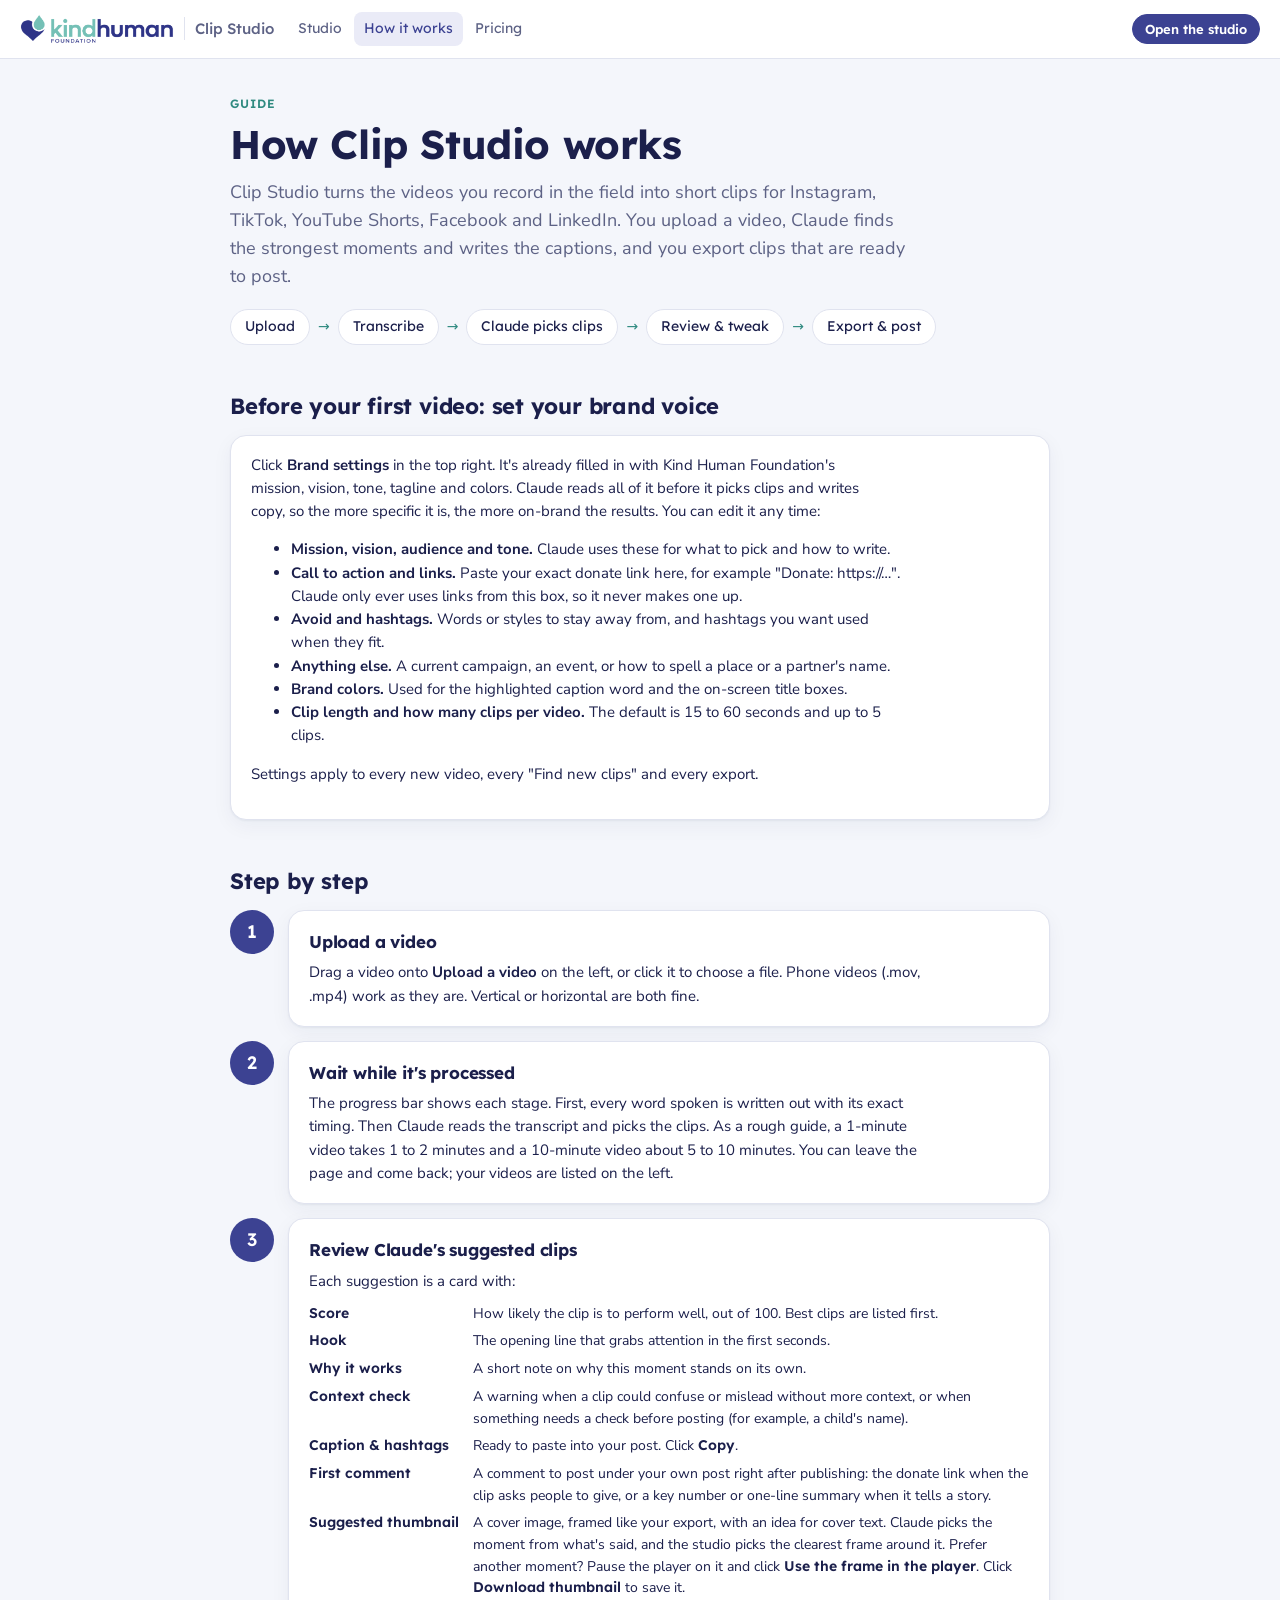
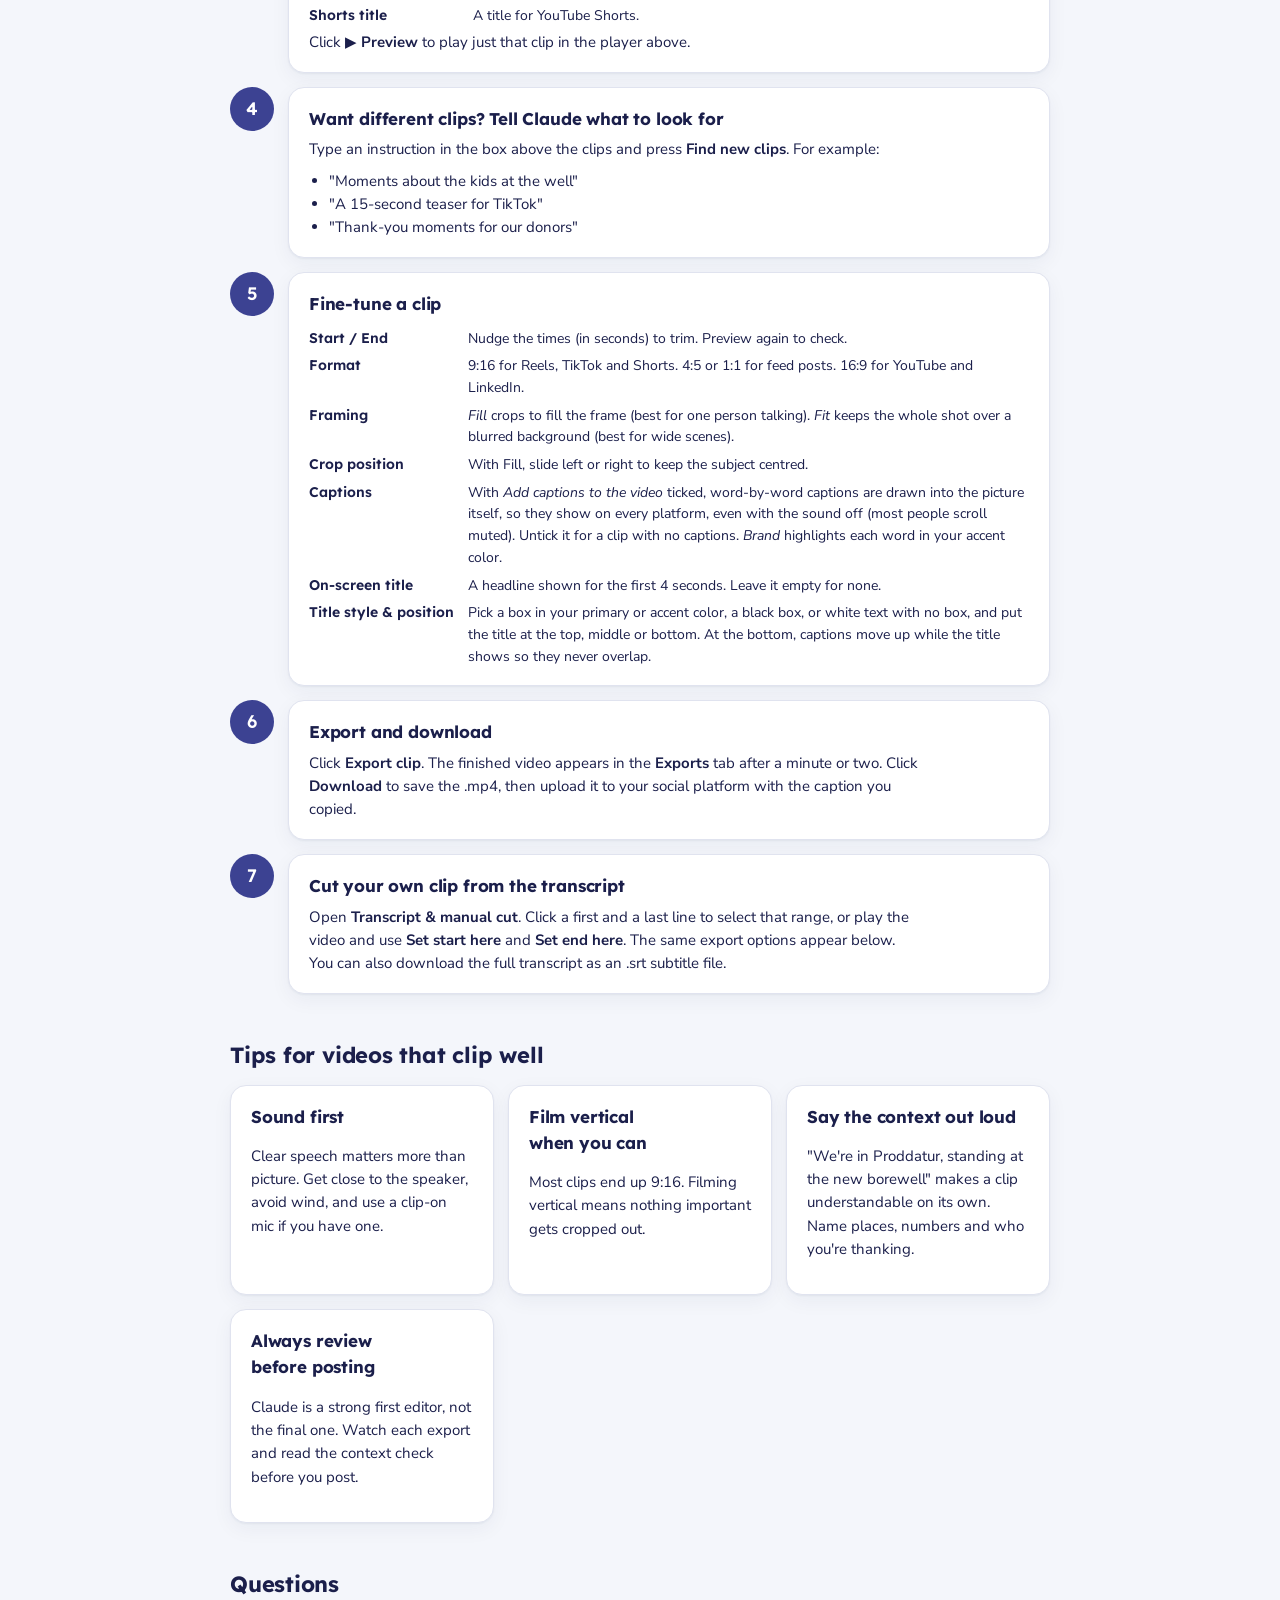
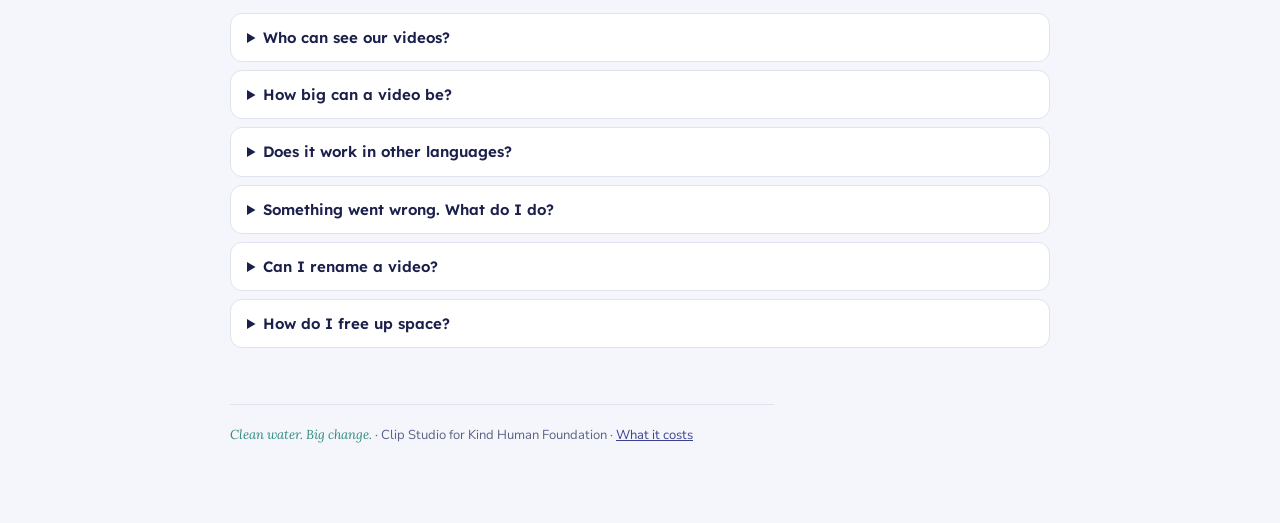
<file: static/guide.html>
<!doctype html>
<html lang="en">
<head>
<meta charset="utf-8">
<meta name="viewport" content="width=device-width, initial-scale=1, viewport-fit=cover">
<title>How Clip Studio Works · Kind Human Foundation</title>
<link rel="preconnect" href="https://fonts.googleapis.com">
<link href="https://fonts.googleapis.com/css2?family=Lexend:wght@400;500;600;700&family=Nunito+Sans:wght@400;600;700&family=Lora:ital@1&display=swap" rel="stylesheet">
<link rel="stylesheet" href="brand.css">
<link rel="icon" href="logo.png">
<style>
.steps{counter-reset:s;display:grid;gap:14px;margin-top:8px}
.step{display:grid;grid-template-columns:44px minmax(0,1fr);gap:14px;align-items:start}
.step .n{width:44px;height:44px;border-radius:50%;background:var(--accent);color:var(--accent-ink);display:grid;place-items:center;font-family:var(--display);font-weight:600;font-size:18px}
.step .card{min-width:0}
.step p{margin:4px 0 0}
.step ul{margin:8px 0 0;padding-left:20px}
.kv{display:grid;grid-template-columns:max-content minmax(0,1fr);gap:6px 14px;font-size:14px;margin-top:10px}
.kv b{font-family:var(--display);font-weight:600}
.flow{display:flex;gap:8px;flex-wrap:wrap;align-items:center;margin:18px 0 0;font-family:var(--display);font-size:14px}
.flow span{background:var(--panel);border:1px solid var(--line);border-radius:99px;padding:6px 14px}
.flow i{color:var(--teal-deep);font-style:normal}
details{background:var(--panel);border:1px solid var(--line);border-radius:12px;padding:12px 16px}
details+details{margin-top:8px}
summary{cursor:pointer;font-family:var(--display);font-weight:600}
details p{margin:8px 0 0}
</style>
</head>
<body>
<header class="topbar">
  <a class="brand" href="./"><img class="logo-light" src="logo.png" alt="Kind Human Foundation"><img class="logo-dark" src="logo-white.png" alt="Kind Human Foundation"><span class="app">Clip Studio</span></a>
  <nav class="nav"><a href="./">Studio</a><a class="on" href="guide.html">How it works</a><a href="pricing.html">Pricing</a></nav>
  <div class="spacer"></div>
  <a class="btn small primary" href="./">Open the studio</a>
</header>

<main class="doc">
  <div class="eyebrow">Guide</div>
  <h1>How Clip Studio works</h1>
  <p class="lede">Clip Studio turns the videos you record in the field into short clips for Instagram, TikTok, YouTube Shorts, Facebook and LinkedIn. You upload a video, Claude finds the strongest moments and writes the captions, and you export clips that are ready to post.</p>
  <div class="flow"><span>Upload</span><i>→</i><span>Transcribe</span><i>→</i><span>Claude picks clips</span><i>→</i><span>Review &amp; tweak</span><i>→</i><span>Export &amp; post</span></div>

  <h2>Before your first video: set your brand voice</h2>
  <div class="card">
    <p style="margin-top:0">Click <b>Brand settings</b> in the top right. It's already filled in with Kind Human Foundation's mission, vision, tone, tagline and colors. Claude reads all of it before it picks clips and writes copy, so the more specific it is, the more on-brand the results. You can edit it any time:</p>
    <ul>
      <li><b>Mission, vision, audience and tone.</b> Claude uses these for what to pick and how to write.</li>
      <li><b>Call to action and links.</b> Paste your exact donate link here, for example "Donate: https://…". Claude only ever uses links from this box, so it never makes one up.</li>
      <li><b>Avoid and hashtags.</b> Words or styles to stay away from, and hashtags you want used when they fit.</li>
      <li><b>Anything else.</b> A current campaign, an event, or how to spell a place or a partner's name.</li>
      <li><b>Brand colors.</b> Used for the highlighted caption word and the on-screen title boxes.</li>
      <li><b>Clip length and how many clips per video.</b> The default is 15 to 60 seconds and up to 5 clips.</li>
    </ul>
    <p>Settings apply to every new video, every "Find new clips" and every export.</p>
  </div>

  <h2>Step by step</h2>
  <div class="steps">
    <div class="step"><div class="n">1</div><div class="card">
      <h3>Upload a video</h3>
      <p>Drag a video onto <b>Upload a video</b> on the left, or click it to choose a file. Phone videos (.mov, .mp4) work as they are. Vertical or horizontal are both fine.</p>
    </div></div>
    <div class="step"><div class="n">2</div><div class="card">
      <h3>Wait while it's processed</h3>
      <p>The progress bar shows each stage. First, every word spoken is written out with its exact timing. Then Claude reads the transcript and picks the clips. As a rough guide, a 1-minute video takes 1 to 2 minutes and a 10-minute video about 5 to 10 minutes. You can leave the page and come back; your videos are listed on the left.</p>
    </div></div>
    <div class="step"><div class="n">3</div><div class="card">
      <h3>Review Claude's suggested clips</h3>
      <p>Each suggestion is a card with:</p>
      <div class="kv">
        <b>Score</b><span>How likely the clip is to perform well, out of 100. Best clips are listed first.</span>
        <b>Hook</b><span>The opening line that grabs attention in the first seconds.</span>
        <b>Why it works</b><span>A short note on why this moment stands on its own.</span>
        <b>Context check</b><span>A warning when a clip could confuse or mislead without more context, or when something needs a check before posting (for example, a child's name).</span>
        <b>Caption &amp; hashtags</b><span>Ready to paste into your post. Click <b>Copy</b>.</span>
        <b>First comment</b><span>A comment to post under your own post right after publishing: the donate link when the clip asks people to give, or a key number or one-line summary when it tells a story.</span>
        <b>Suggested thumbnail</b><span>A cover image, framed like your export, with an idea for cover text. Claude picks the moment from what's said, and the studio picks the clearest frame around it. Prefer another moment? Pause the player on it and click <b>Use the frame in the player</b>. Click <b>Download thumbnail</b> to save it.</span>
        <b>Shorts title</b><span>A title for YouTube Shorts.</span>
      </div>
      <p>Click <b>▶ Preview</b> to play just that clip in the player above.</p>
    </div></div>
    <div class="step"><div class="n">4</div><div class="card">
      <h3>Want different clips? Tell Claude what to look for</h3>
      <p>Type an instruction in the box above the clips and press <b>Find new clips</b>. For example:</p>
      <ul>
        <li>"Moments about the kids at the well"</li>
        <li>"A 15-second teaser for TikTok"</li>
        <li>"Thank-you moments for our donors"</li>
      </ul>
    </div></div>
    <div class="step"><div class="n">5</div><div class="card">
      <h3>Fine-tune a clip</h3>
      <div class="kv">
        <b>Start / End</b><span>Nudge the times (in seconds) to trim. Preview again to check.</span>
        <b>Format</b><span>9:16 for Reels, TikTok and Shorts. 4:5 or 1:1 for feed posts. 16:9 for YouTube and LinkedIn.</span>
        <b>Framing</b><span><i>Fill</i> crops to fill the frame (best for one person talking). <i>Fit</i> keeps the whole shot over a blurred background (best for wide scenes).</span>
        <b>Crop position</b><span>With Fill, slide left or right to keep the subject centred.</span>
        <b>Captions</b><span>With <i>Add captions to the video</i> ticked, word-by-word captions are drawn into the picture itself, so they show on every platform, even with the sound off (most people scroll muted). Untick it for a clip with no captions. <i>Brand</i> highlights each word in your accent color.</span>
        <b>On-screen title</b><span>A headline shown for the first 4 seconds. Leave it empty for none.</span>
        <b>Title style &amp; position</b><span>Pick a box in your primary or accent color, a black box, or white text with no box, and put the title at the top, middle or bottom. At the bottom, captions move up while the title shows so they never overlap.</span>
      </div>
    </div></div>
    <div class="step"><div class="n">6</div><div class="card">
      <h3>Export and download</h3>
      <p>Click <b>Export clip</b>. The finished video appears in the <b>Exports</b> tab after a minute or two. Click <b>Download</b> to save the .mp4, then upload it to your social platform with the caption you copied.</p>
    </div></div>
    <div class="step"><div class="n">7</div><div class="card">
      <h3>Cut your own clip from the transcript</h3>
      <p>Open <b>Transcript &amp; manual cut</b>. Click a first and a last line to select that range, or play the video and use <b>Set start here</b> and <b>Set end here</b>. The same export options appear below. You can also download the full transcript as an .srt subtitle file.</p>
    </div></div>
  </div>

  <h2>Tips for videos that clip well</h2>
  <div class="grid">
    <div class="card"><h3>Sound first</h3><p>Clear speech matters more than picture. Get close to the speaker, avoid wind, and use a clip-on mic if you have one.</p></div>
    <div class="card"><h3>Film vertical when you can</h3><p>Most clips end up 9:16. Filming vertical means nothing important gets cropped out.</p></div>
    <div class="card"><h3>Say the context out loud</h3><p>"We're in Proddatur, standing at the new borewell" makes a clip understandable on its own. Name places, numbers and who you're thanking.</p></div>
    <div class="card"><h3>Always review before posting</h3><p>Claude is a strong first editor, not the final one. Watch each export and read the context check before you post.</p></div>
  </div>

  <h2>Questions</h2>
  <details><summary>Who can see our videos?</summary><p>Videos and exports are stored on the foundation's own server. To pick clips, the transcript text (not the video) is sent to Anthropic's Claude API. The studio doesn't have its own login yet, so only share the link with your team.</p></details>
  <details><summary>How big can a video be?</summary><p>Phone videos up to about 30 minutes work well. Very large 4K files upload slowly; if you can, export or record at 1080p.</p></details>
  <details><summary>Does it work in other languages?</summary><p>Yes. Speech is detected automatically in most major languages, and captions are written in the language spoken.</p></details>
  <details><summary>Something went wrong. What do I do?</summary><p>Open the video and click <b>Try again</b>. If it fails again, send a screenshot of the error to your Clip Studio contact.</p></details>
  <details><summary>Can I rename a video?</summary><p>Yes. Open it and click <b>Rename</b> next to its name. The new name shows in the list on the left.</p></details>
  <details><summary>How do I free up space?</summary><p>Open a video and click <b>Delete video</b>. This removes the original and all its exports from the server.</p></details>

  <p class="foot"><span class="tag">Clean water. Big change.</span> · Clip Studio for Kind Human Foundation · <a href="pricing.html">What it costs</a></p>
</main>
</body>
</html>
</file>
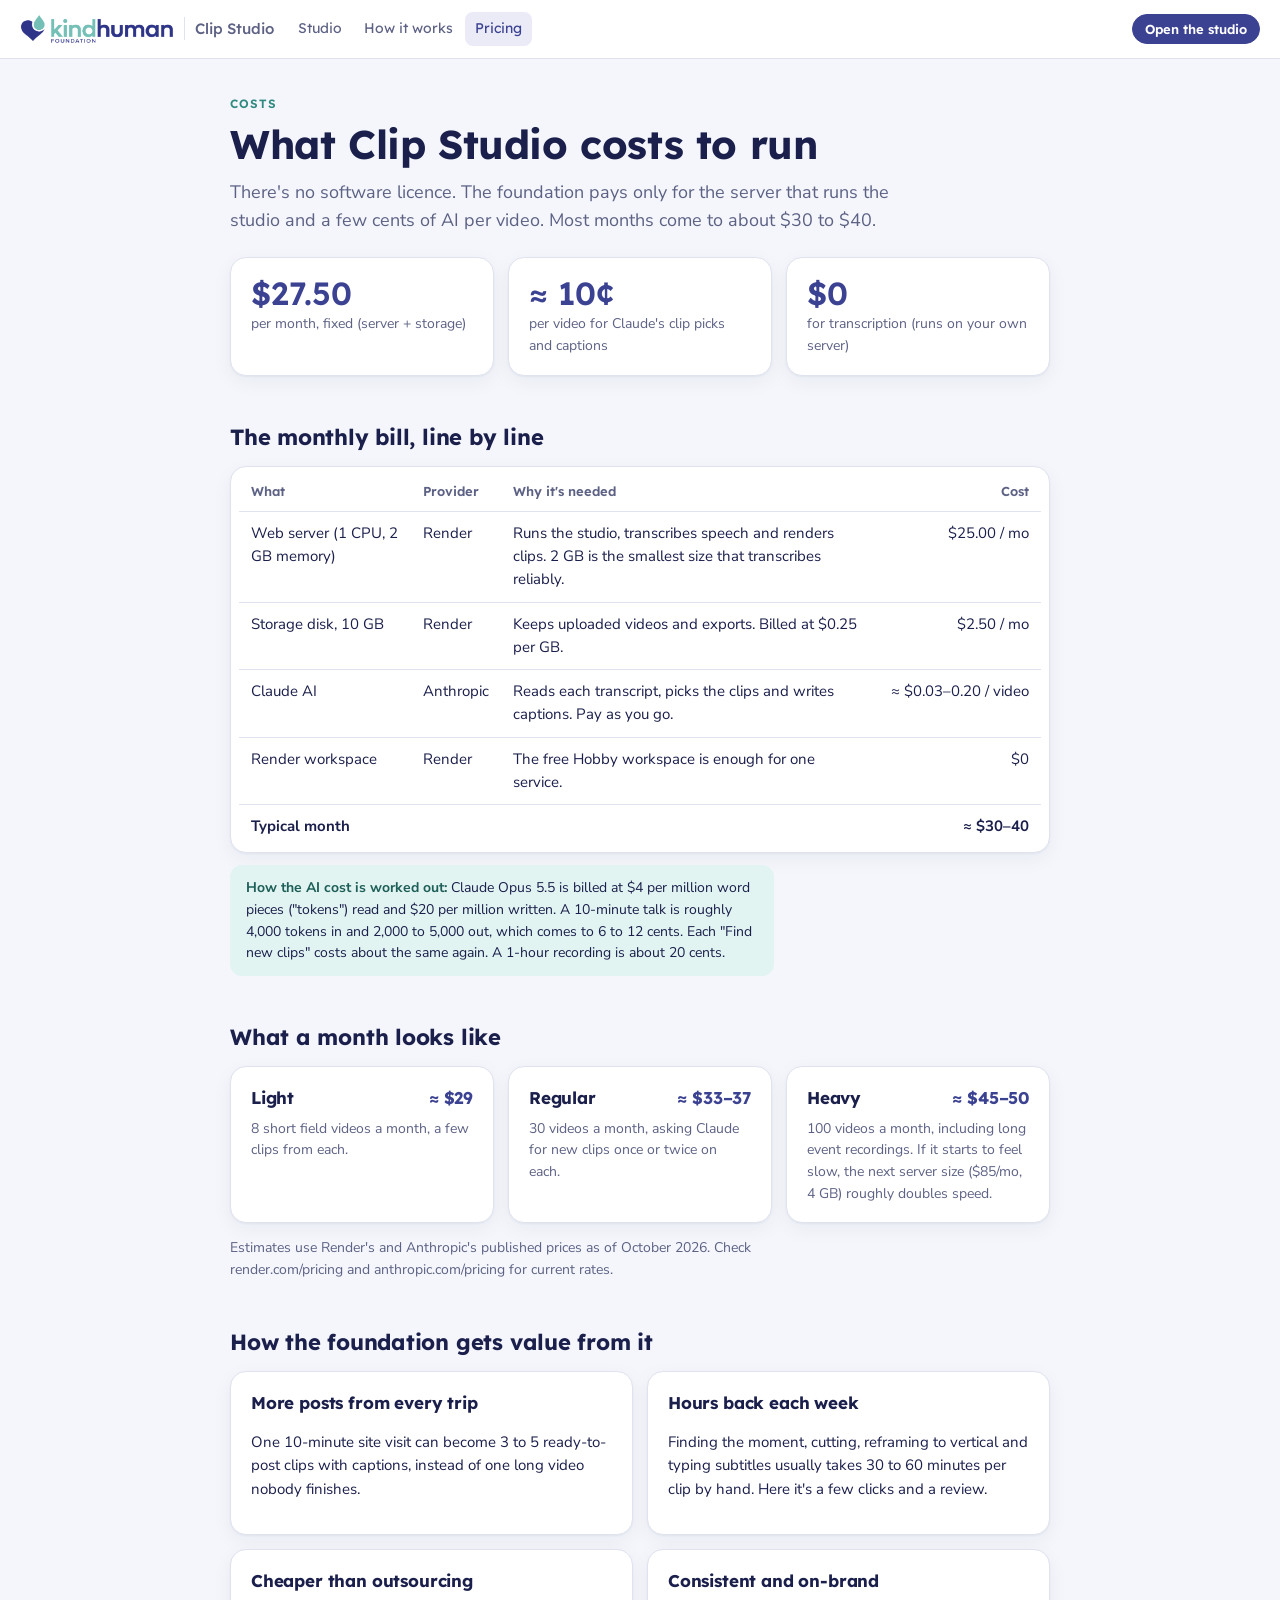
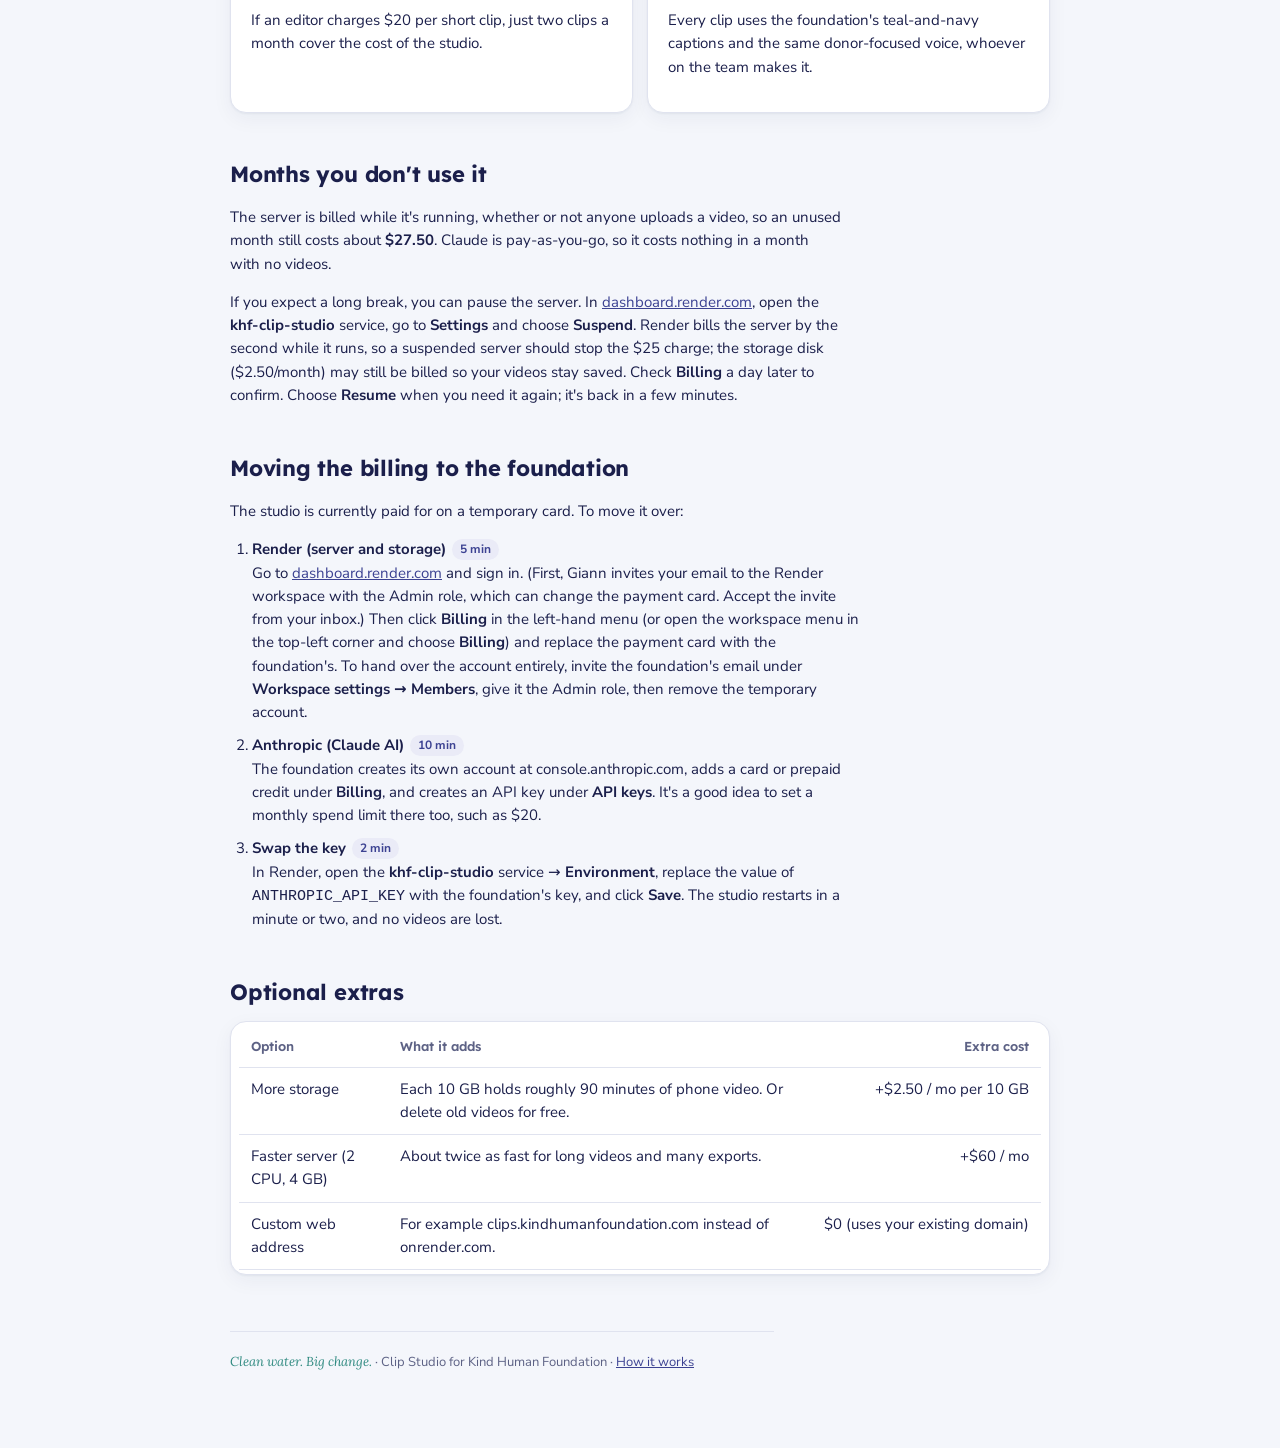
<file: static/pricing.html>
<!doctype html>
<html lang="en">
<head>
<meta charset="utf-8">
<meta name="viewport" content="width=device-width, initial-scale=1, viewport-fit=cover">
<title>Clip Studio Costs · Kind Human Foundation</title>
<link rel="preconnect" href="https://fonts.googleapis.com">
<link href="https://fonts.googleapis.com/css2?family=Lexend:wght@400;500;600;700&family=Nunito+Sans:wght@400;600;700&family=Lora:ital@1&display=swap" rel="stylesheet">
<link rel="stylesheet" href="brand.css">
<link rel="icon" href="logo.png">
<style>
.big{display:grid;grid-template-columns:repeat(auto-fit,minmax(200px,1fr));gap:14px;margin-top:22px}
.big .card{display:flex;flex-direction:column;gap:2px}
.big .v{font-family:var(--display);font-size:32px;font-weight:600;color:var(--accent);font-variant-numeric:tabular-nums;line-height:1.1}
.big .l{font-size:14px;color:var(--muted)}
.scen .card h3{display:flex;justify-content:space-between;gap:10px;align-items:baseline}
.scen .card h3 span{font-variant-numeric:tabular-nums;color:var(--accent)}
.scen .card p{margin:6px 0 0;font-size:14px;color:var(--muted)}
ol.handover{padding-left:22px}
ol.handover li{margin-bottom:10px}
.grid.two{grid-template-columns:repeat(2,minmax(0,1fr))}
@media (max-width:600px){.grid.two{grid-template-columns:1fr}}
.who{display:inline-block;font-size:12px;font-weight:700;border-radius:99px;padding:1px 8px;background:var(--accent-soft);color:var(--accent);margin-left:6px;vertical-align:1px}
</style>
</head>
<body>
<header class="topbar">
  <a class="brand" href="./"><img class="logo-light" src="logo.png" alt="Kind Human Foundation"><img class="logo-dark" src="logo-white.png" alt="Kind Human Foundation"><span class="app">Clip Studio</span></a>
  <nav class="nav"><a href="./">Studio</a><a href="guide.html">How it works</a><a class="on" href="pricing.html">Pricing</a></nav>
  <div class="spacer"></div>
  <a class="btn small primary" href="./">Open the studio</a>
</header>

<main class="doc">
  <div class="eyebrow">Costs</div>
  <h1>What Clip Studio costs to run</h1>
  <p class="lede">There's no software licence. The foundation pays only for the server that runs the studio and a few cents of AI per video. Most months come to about $30 to $40.</p>

  <div class="big">
    <div class="card"><span class="v">$27.50</span><span class="l">per month, fixed (server + storage)</span></div>
    <div class="card"><span class="v">≈ 10¢</span><span class="l">per video for Claude's clip picks and captions</span></div>
    <div class="card"><span class="v">$0</span><span class="l">for transcription (runs on your own server)</span></div>
  </div>

  <h2>The monthly bill, line by line</h2>
  <div class="tablewrap card" style="padding:4px 8px">
  <table>
    <thead><tr><th>What</th><th>Provider</th><th>Why it's needed</th><th class="num">Cost</th></tr></thead>
    <tbody>
      <tr><td>Web server (1 CPU, 2 GB memory)</td><td>Render</td><td>Runs the studio, transcribes speech and renders clips. 2 GB is the smallest size that transcribes reliably.</td><td class="num">$25.00 / mo</td></tr>
      <tr><td>Storage disk, 10 GB</td><td>Render</td><td>Keeps uploaded videos and exports. Billed at $0.25 per GB.</td><td class="num">$2.50 / mo</td></tr>
      <tr><td>Claude AI</td><td>Anthropic</td><td>Reads each transcript, picks the clips and writes captions. Pay as you go.</td><td class="num">≈ $0.03–0.20 / video</td></tr>
      <tr><td>Render workspace</td><td>Render</td><td>The free Hobby workspace is enough for one service.</td><td class="num">$0</td></tr>
      <tr class="total"><td colspan="3">Typical month</td><td class="num">≈ $30–40</td></tr>
    </tbody>
  </table>
  </div>
  <p class="note" style="margin-top:12px"><b>How the AI cost is worked out:</b> Claude Opus 5.5 is billed at $4 per million word pieces ("tokens") read and $20 per million written. A 10-minute talk is roughly 4,000 tokens in and 2,000 to 5,000 out, which comes to 6 to 12 cents. Each "Find new clips" costs about the same again. A 1-hour recording is about 20 cents.</p>

  <h2>What a month looks like</h2>
  <div class="grid scen">
    <div class="card"><h3>Light <span>≈ $29</span></h3><p>8 short field videos a month, a few clips from each.</p></div>
    <div class="card"><h3>Regular <span>≈ $33–37</span></h3><p>30 videos a month, asking Claude for new clips once or twice on each.</p></div>
    <div class="card"><h3>Heavy <span>≈ $45–50</span></h3><p>100 videos a month, including long event recordings. If it starts to feel slow, the next server size ($85/mo, 4 GB) roughly doubles speed.</p></div>
  </div>
  <p style="color:var(--muted);font-size:14px">Estimates use Render's and Anthropic's published prices as of October 2026. Check render.com/pricing and anthropic.com/pricing for current rates.</p>

  <h2>How the foundation gets value from it</h2>
  <div class="grid two">
    <div class="card"><h3>More posts from every trip</h3><p>One 10-minute site visit can become 3 to 5 ready-to-post clips with captions, instead of one long video nobody finishes.</p></div>
    <div class="card"><h3>Hours back each week</h3><p>Finding the moment, cutting, reframing to vertical and typing subtitles usually takes 30 to 60 minutes per clip by hand. Here it's a few clicks and a review.</p></div>
    <div class="card"><h3>Cheaper than outsourcing</h3><p>If an editor charges $20 per short clip, just two clips a month cover the cost of the studio.</p></div>
    <div class="card"><h3>Consistent and on-brand</h3><p>Every clip uses the foundation's teal-and-navy captions and the same donor-focused voice, whoever on the team makes it.</p></div>
  </div>

  <h2>Months you don't use it</h2>
  <p>The server is billed while it's running, whether or not anyone uploads a video, so an unused month still costs about <b>$27.50</b>. Claude is pay-as-you-go, so it costs nothing in a month with no videos.</p>
  <p>If you expect a long break, you can pause the server. In <a href="https://dashboard.render.com" target="_blank" rel="noopener">dashboard.render.com</a>, open the <b>khf-clip-studio</b> service, go to <b>Settings</b> and choose <b>Suspend</b>. Render bills the server by the second while it runs, so a suspended server should stop the $25 charge; the storage disk ($2.50/month) may still be billed so your videos stay saved. Check <b>Billing</b> a day later to confirm. Choose <b>Resume</b> when you need it again; it's back in a few minutes.</p>

  <h2>Moving the billing to the foundation</h2>
  <p>The studio is currently paid for on a temporary card. To move it over:</p>
  <ol class="handover">
    <li><b>Render (server and storage)</b><span class="who">5 min</span><br>Go to <a href="https://dashboard.render.com" target="_blank" rel="noopener">dashboard.render.com</a> and sign in. (First, Giann invites your email to the Render workspace with the Admin role, which can change the payment card. Accept the invite from your inbox.) Then click <b>Billing</b> in the left-hand menu (or open the workspace menu in the top-left corner and choose <b>Billing</b>) and replace the payment card with the foundation's. To hand over the account entirely, invite the foundation's email under <b>Workspace settings → Members</b>, give it the Admin role, then remove the temporary account.</li>
    <li><b>Anthropic (Claude AI)</b><span class="who">10 min</span><br>The foundation creates its own account at console.anthropic.com, adds a card or prepaid credit under <b>Billing</b>, and creates an API key under <b>API keys</b>. It's a good idea to set a monthly spend limit there too, such as $20.</li>
    <li><b>Swap the key</b><span class="who">2 min</span><br>In Render, open the <b>khf-clip-studio</b> service → <b>Environment</b>, replace the value of <code>ANTHROPIC_API_KEY</code> with the foundation's key, and click <b>Save</b>. The studio restarts in a minute or two, and no videos are lost.</li>
  </ol>

  <h2>Optional extras</h2>
  <div class="tablewrap card" style="padding:4px 8px">
  <table>
    <thead><tr><th>Option</th><th>What it adds</th><th class="num">Extra cost</th></tr></thead>
    <tbody>
      <tr><td>More storage</td><td>Each 10 GB holds roughly 90 minutes of phone video. Or delete old videos for free.</td><td class="num">+$2.50 / mo per 10 GB</td></tr>
      <tr><td>Faster server (2 CPU, 4 GB)</td><td>About twice as fast for long videos and many exports.</td><td class="num">+$60 / mo</td></tr>
      <tr><td>Custom web address</td><td>For example clips.kindhumanfoundation.com instead of onrender.com.</td><td class="num">$0 (uses your existing domain)</td></tr>
    </tbody>
  </table>
  </div>

  <p class="foot"><span class="tag">Clean water. Big change.</span> · Clip Studio for Kind Human Foundation · <a href="guide.html">How it works</a></p>
</main>
</body>
</html>
</file>
<file: static/brand.css>
/* Kind Human Foundation brand colors: navy #3C4292 + teal #5EC3B9.
   Shared by the studio, the How it works guide and the Pricing page. */
:root{
  --navy:#3c4292; --teal:#5ec3b9; --teal-deep:#2f8a80;
  --bg:#f4f6fb; --panel:#ffffff; --ink:#1b1f4b; --muted:#5d6285; --line:#e0e3ef;
  --accent:#3c4292; --accent-ink:#ffffff; --accent-soft:#eaebf7;
  --hl:#5ec3b9; --hl-soft:#e1f4f2; --hl-ink:#1d5e57;
  --warn:#a5501c; --warn-soft:#fbeee4;
  --chip:#eef0f7; --shadow:0 1px 2px rgba(27,31,75,.05),0 6px 20px rgba(27,31,75,.05);
  --display:"Lexend","Avenir Next","Segoe UI",system-ui,sans-serif;
  --sans:"Nunito Sans","Segoe UI",system-ui,-apple-system,sans-serif;
  --serif:"Lora",Georgia,"Times New Roman",serif;
}
@media (prefers-color-scheme:dark){:root:not([data-theme="light"]){
  --bg:#11132a; --panel:#1a1d3a; --ink:#eef0fa; --muted:#a3a7c7; --line:#2c3058;
  --accent:#5ec3b9; --accent-ink:#0e2a26; --accent-soft:#1f2550;
  --hl:#5ec3b9; --hl-soft:#173a39; --hl-ink:#9fdcd3;
  --warn:#f0a070; --warn-soft:#3a2518; --chip:#23274a; --shadow:none; color-scheme:dark}}
:root[data-theme="dark"]{
  --bg:#11132a; --panel:#1a1d3a; --ink:#eef0fa; --muted:#a3a7c7; --line:#2c3058;
  --accent:#5ec3b9; --accent-ink:#0e2a26; --accent-soft:#1f2550;
  --hl:#5ec3b9; --hl-soft:#173a39; --hl-ink:#9fdcd3;
  --warn:#f0a070; --warn-soft:#3a2518; --chip:#23274a; --shadow:none; color-scheme:dark}

*{box-sizing:border-box}
body{margin:0;background:var(--bg);color:var(--ink);font:15px/1.55 var(--sans)}
button,input,select,textarea{font:inherit;color:inherit}
h1,h2,h3,.display{font-family:var(--display);letter-spacing:-.01em;text-wrap:balance}
a{color:var(--accent)}

/* Top bar */
.topbar{display:flex;align-items:center;gap:14px;flex-wrap:wrap;padding:12px max(20px,env(safe-area-inset-right,0px)) 12px max(20px,env(safe-area-inset-left,0px));
  border-bottom:1px solid var(--line);background:var(--panel);position:sticky;top:0;z-index:5}
.brand{display:flex;align-items:center;gap:10px;text-decoration:none;color:var(--ink)}
.brand img{height:30px;width:auto;display:block}
.brand .logo-dark{display:none}
@media (prefers-color-scheme:dark){:root:not([data-theme="light"]) .brand .logo-light{display:none}:root:not([data-theme="light"]) .brand .logo-dark{display:block}}
:root[data-theme="dark"] .brand .logo-light{display:none} :root[data-theme="dark"] .brand .logo-dark{display:block}
.brand .app{font-family:var(--display);font-weight:500;font-size:15px;color:var(--muted);padding-left:10px;border-left:1px solid var(--line);white-space:nowrap}
.nav{display:flex;gap:2px}
.nav a{font-family:var(--display);font-size:14px;color:var(--muted);text-decoration:none;padding:6px 10px;border-radius:8px;white-space:nowrap}
.nav a:hover{background:var(--chip);color:var(--ink)}
.nav a.on{color:var(--accent);background:var(--accent-soft)}
.spacer{flex:1}
.pill{font-size:12px;padding:3px 10px;border-radius:99px;background:var(--chip);color:var(--muted);font-weight:600;white-space:nowrap}
.pill.on{background:var(--hl-soft);color:var(--hl-ink)}
.pill.off{background:var(--warn-soft);color:var(--warn)}

/* Buttons */
.btn{display:inline-flex;align-items:center;gap:6px;text-decoration:none;color:inherit;border:1px solid var(--line);background:var(--panel);padding:7px 14px;border-radius:99px;cursor:pointer;font-weight:600;white-space:nowrap;font-family:var(--display);font-size:14px}
.btn:hover{border-color:var(--muted)}
.btn.primary{background:var(--accent);color:var(--accent-ink) !important;border-color:var(--accent)}
.btn.primary:hover{filter:brightness(1.08)}
.btn.small{padding:4px 12px;font-size:13px}
.btn.ghost{border-color:transparent;background:transparent}
.btn:disabled{opacity:.5;cursor:default}
.btn:focus-visible,a:focus-visible,input:focus-visible,select:focus-visible,textarea:focus-visible{outline:2px solid var(--hl);outline-offset:2px}

/* Document pages (guide, pricing) */
.doc{max-width:860px;margin:0 auto;padding-block:36px 64px;padding-left:max(20px,env(safe-area-inset-left,0px));padding-right:max(20px,env(safe-area-inset-right,0px))}
.doc .eyebrow{font-family:var(--display);font-size:12px;font-weight:600;letter-spacing:.08em;text-transform:uppercase;color:var(--teal-deep)}
.doc h1{font-size:clamp(28px,4.5vw,40px);line-height:1.15;margin:8px 0 12px;color:var(--ink)}
.doc .lede{font-size:18px;color:var(--muted);max-width:62ch;margin:0}
.doc .tag{font-family:var(--serif);font-style:italic;color:var(--teal-deep)}
.doc h2{font-size:22px;margin:44px 0 12px}
.doc h3{font-size:17px;margin:0 0 6px}
.doc p,.doc li{max-width:68ch}
.doc .card{background:var(--panel);border:1px solid var(--line);border-radius:16px;padding:18px 20px;box-shadow:var(--shadow)}
.doc .grid{display:grid;grid-template-columns:repeat(auto-fit,minmax(230px,1fr));gap:14px}
.doc .note{background:var(--hl-soft);color:var(--ink);border-radius:12px;padding:12px 16px;font-size:14px}
.doc .note b{color:var(--hl-ink)}
.doc table{width:100%;border-collapse:collapse;font-size:15px}
.doc th,.doc td{text-align:left;padding:10px 12px;border-bottom:1px solid var(--line);vertical-align:top}
.doc th{font-family:var(--display);font-weight:600;font-size:13px;color:var(--muted)}
.doc td.num,.doc th.num{text-align:right;font-variant-numeric:tabular-nums;white-space:nowrap}
.doc tr.total td{font-weight:700;border-bottom:none}
.tablewrap{overflow-x:auto}
.foot{margin-top:56px;padding-top:20px;border-top:1px solid var(--line);font-size:13px;color:var(--muted)}
@media (prefers-reduced-motion:reduce){*{transition:none!important;animation:none!important}}
@media (max-width:700px){.brand img{height:24px}.brand .app{display:none}.topbar{gap:8px}}
</file>
